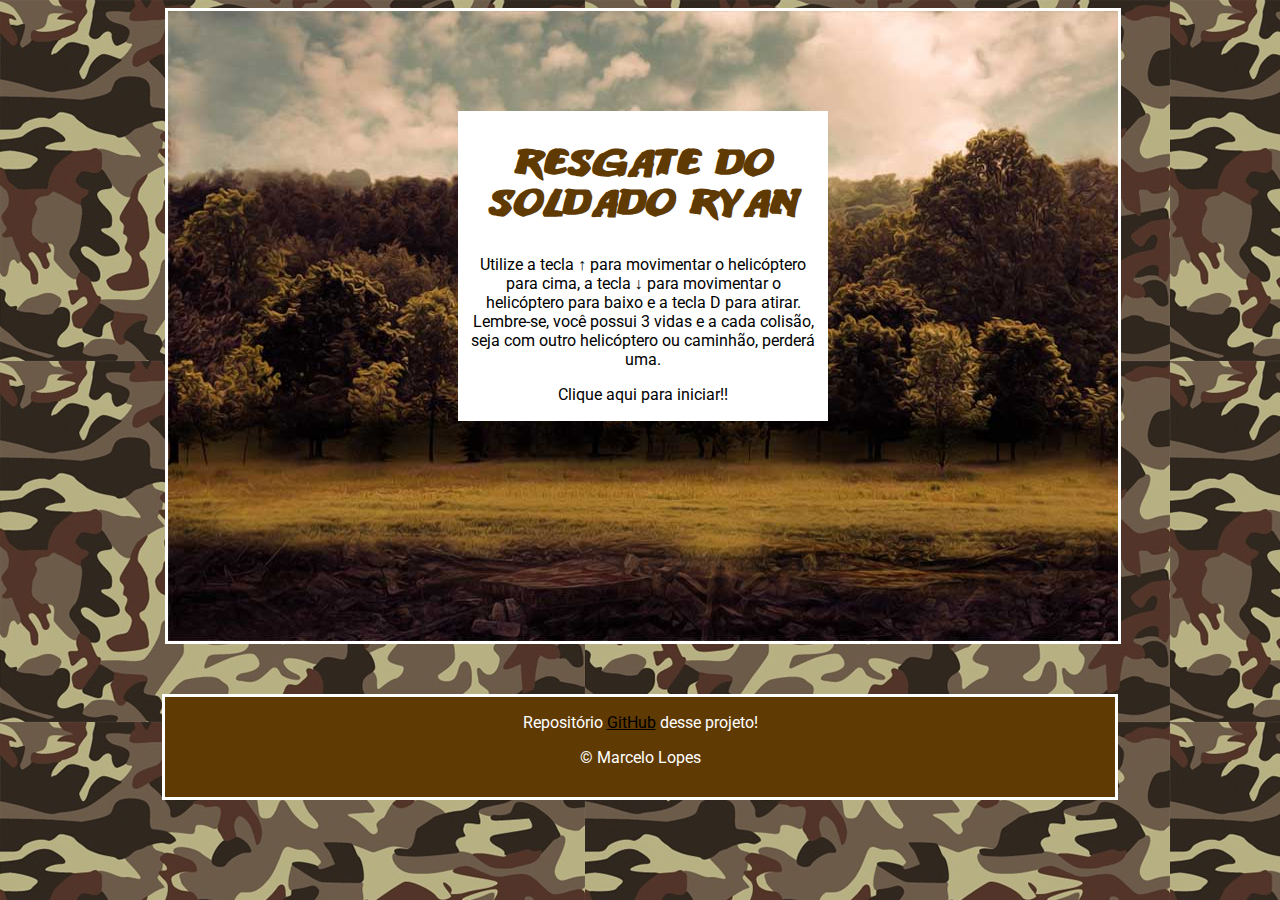
<file: Desafio de Projeto - Construindo o Seu Primeiro Jogo de Nave/index.html>
<!DOCTYPE html>
<html lang="pt-br">
<head>
    <meta charset="UTF-8">
    <title>Jogo de Nave</title>
    <link href="./styles/main.css" rel="stylesheet" type="text/css">
</head>
<body>
    <div id="container">
        <div id="fundoGame">
            <div id="inicio" onclick="start()">
                <h1> Resgate do Soldado Ryan </h1>
                <p>Utilize a tecla ↑ para movimentar o helicóptero para cima, a tecla ↓ para movimentar o helicóptero para baixo e a tecla D para atirar. Lembre-se, você possui 3 vidas e a cada colisão, seja com outro helicóptero ou caminhão, perderá uma.</p>
                <p> Clique aqui para iniciar!! </p>
            </div>
        </div>
    </div>

    <!-- Sons do jogo ! -->
    <audio src="./assets/audios/som.mp3" preload="auto" id="somDisparo"></audio>
    <audio src="./assets/audios/explosao.mp3" preload="auto" id="somExplosao"></audio>
    <audio src="./assets/audios/musica_fundo.mp3" preload="auto" id="musica"></audio>
    <audio src="./assets/audios/gameover.mp3" preload="auto" id="somGameover"></audio>
    <audio src="./assets/audios/perdido.mp3" preload="auto" id="somPerdido"></audio>	
    <audio src="./assets/audios/resgate.mp3" preload="auto" id="somResgate"></audio>

    <!-- Scripts do jogo ! -->
    <script type="text/javascript" src="./jquery/jquery-1.11.1.min.js"></script>
    <script type="text/javascript" src="./main.js/main.js"></script>
    <script type="text/javascript" src="./jquery/jquery-collision.min.js"></script>
</body>
<footer>
    <p>Repositório <a href="https://github.com/Lopes-Marcelo/BootcampJavaScriptGameDeveloper/tree/main/Desafio%20de%20Projeto%20-%20Construindo%20o%20Seu%20Primeiro%20Jogo%20de%20Nave" target="_blank">GitHub</a> desse projeto!</p>
    <p>&copy; Marcelo Lopes</p>  
</footer>
</html>
</file>
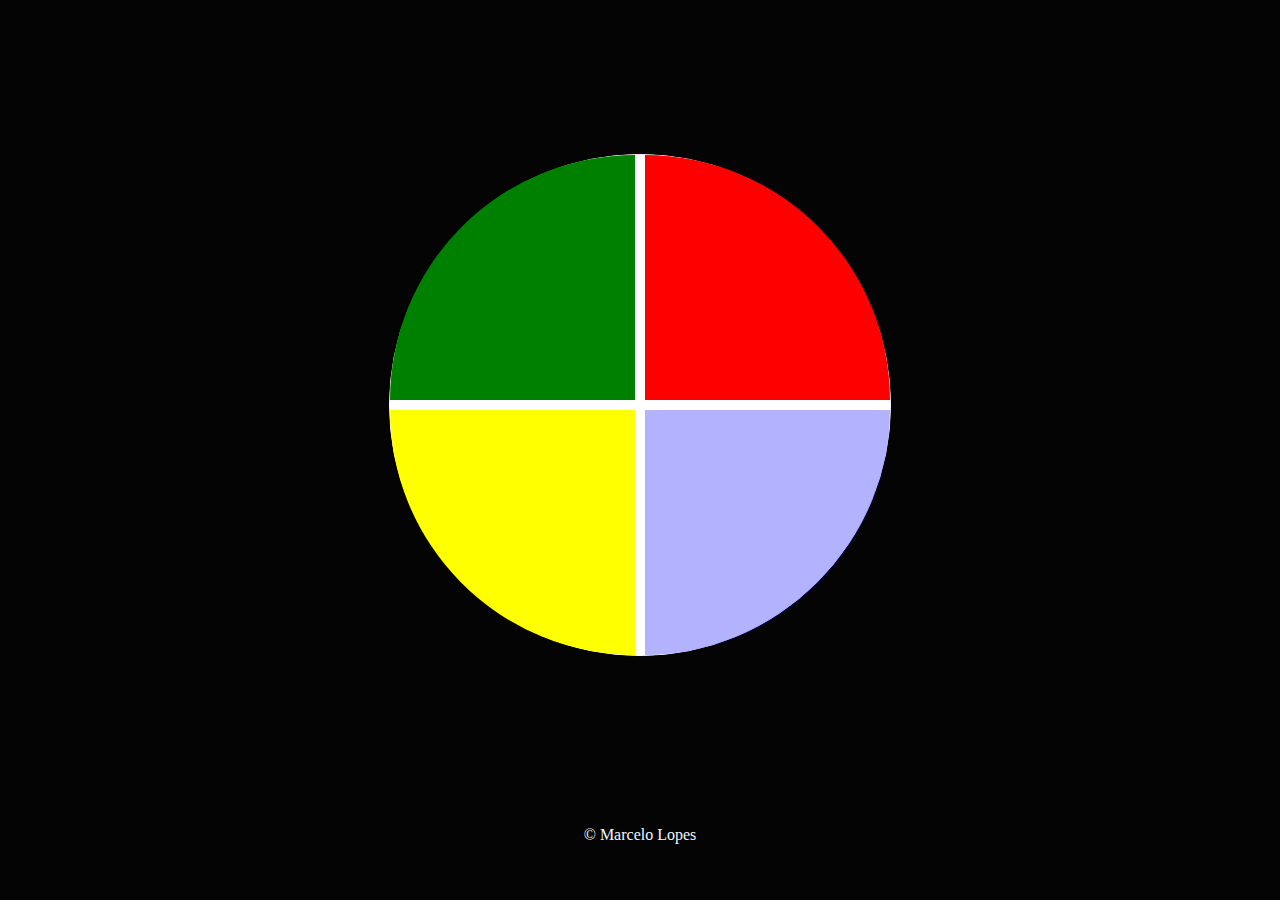
<file: Desafio de Projeto - Criando seu Jogo de Memória Estilo Genius/index.html>
<!DOCTYPE html>
<html lang="pt-BR">
<head>
    <meta charset="UTF-8">
    <meta name="viewport" content="width=device-width, initial-scale=1.0">
    <link rel="stylesheet" href="style.css">
    <title>Jogo Genesis</title>
</head>
<body>
    <div class="main-game">
        <div class="genius">
            <div class="blue"></div>
            <div class="yellow"></div>
            <div class="red"></div>
            <div class="green"></div>
        </div>
    </div>
    <script type="text/javascript" src="script.js"></script>
</body>
<footer class="footer">
    <p>&copy; Marcelo Lopes</p>
</footer>
</html>
</file>
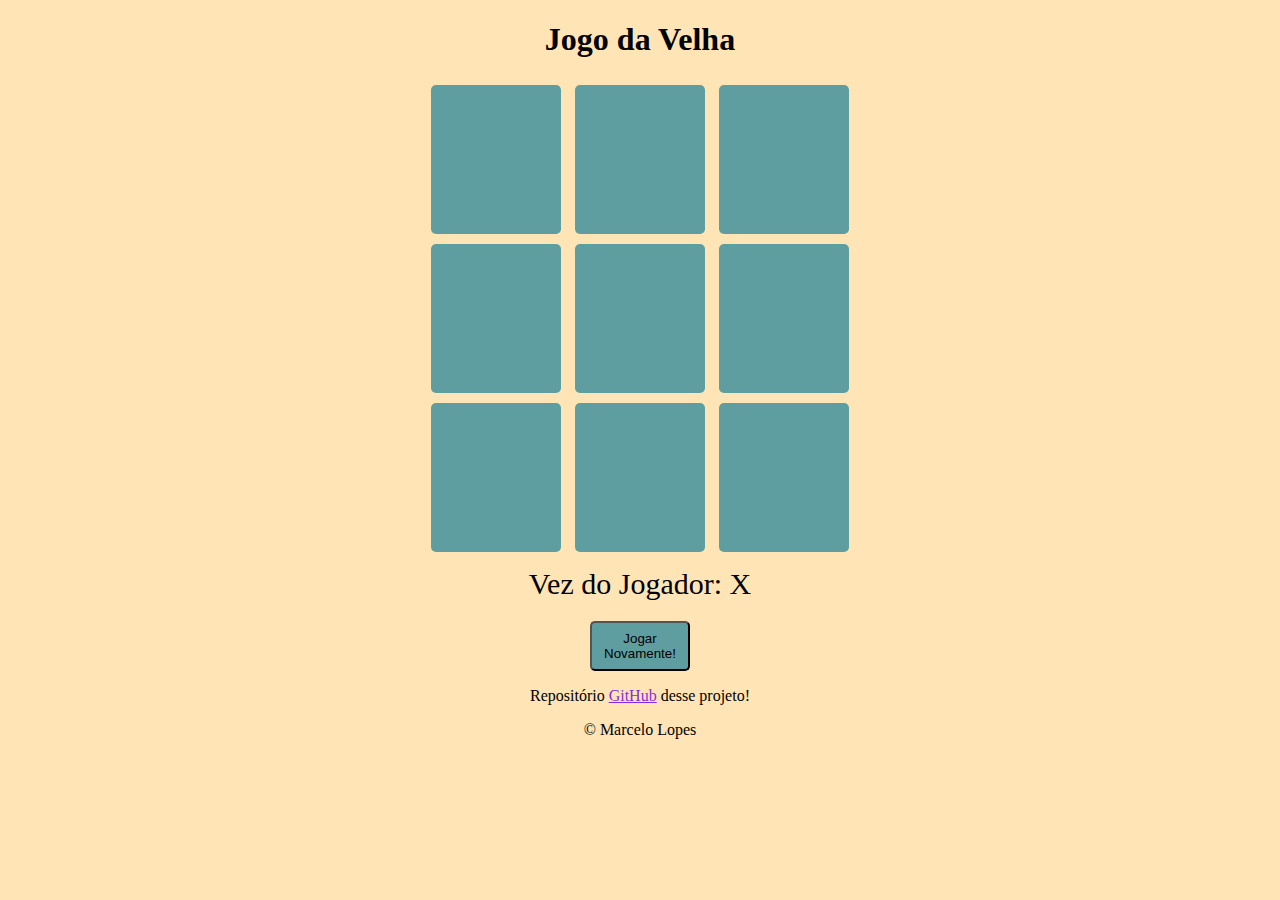
<file: Desafio de Projeto - Criando seu Próprio Jogo da Velha com HTML e JavaScript/index.html>
<!DOCTYPE html>
<html lang="pt-br">
<head>
    <title>
        Jogo da velha
    </title>
    <meta charset="UTF-8">
    <link rel="stylesheet" href="./style/style.css">
</head>
<body>
<h1>
    Jogo da Velha
</h1>
<div>
    <div id="1" class="quadrado" onclick="escolherQuadrado(this.id)">-</div>
    <div id="2" class="quadrado" onclick="escolherQuadrado(this.id)">-</div>
    <div id="3" class="quadrado" onclick="escolherQuadrado(this.id)">-</div>
</div>
<div>
    <div id="4" class="quadrado" onclick="escolherQuadrado(this.id)">-</div>
    <div id="5" class="quadrado" onclick="escolherQuadrado(this.id)">-</div>
    <div id="6" class="quadrado" onclick="escolherQuadrado(this.id)">-</div>
</div>
<div>
    <div id="7" class="quadrado" onclick="escolherQuadrado(this.id)">-</div>
    <div id="8" class="quadrado" onclick="escolherQuadrado(this.id)">-</div>
    <div id="9" class="quadrado" onclick="escolherQuadrado(this.id)">-</div>
</div>
<div class="jogador">
    <label>
        Vez do Jogador:
    </label>
    <label id="jogador-selecionado">

    </label>
</div>
<div class="vencedor">
    <label>
        
    </label>
    <label id="vencedor-selecionado">

    </label>
</div>
<div>
    <button onclick="reiniciar()">
        Jogar Novamente!
    </button>
</div>
</body>
<script src="./js/main.js"></script>
<footer class="footer">
    <p>Repositório <a href="https://github.com/Lopes-Marcelo/BootcampJavaScriptGameDeveloper/tree/main/Desafio%20de%20Projeto%20-%20Criando%20seu%20Pr%C3%B3prio%20Jogo%20da%20Velha%20com%20HTML%20e%20JavaScript" target="_blank">GitHub</a> desse projeto!</p>
    <p>&copy; Marcelo Lopes</p>
</footer>
</html>
</file>
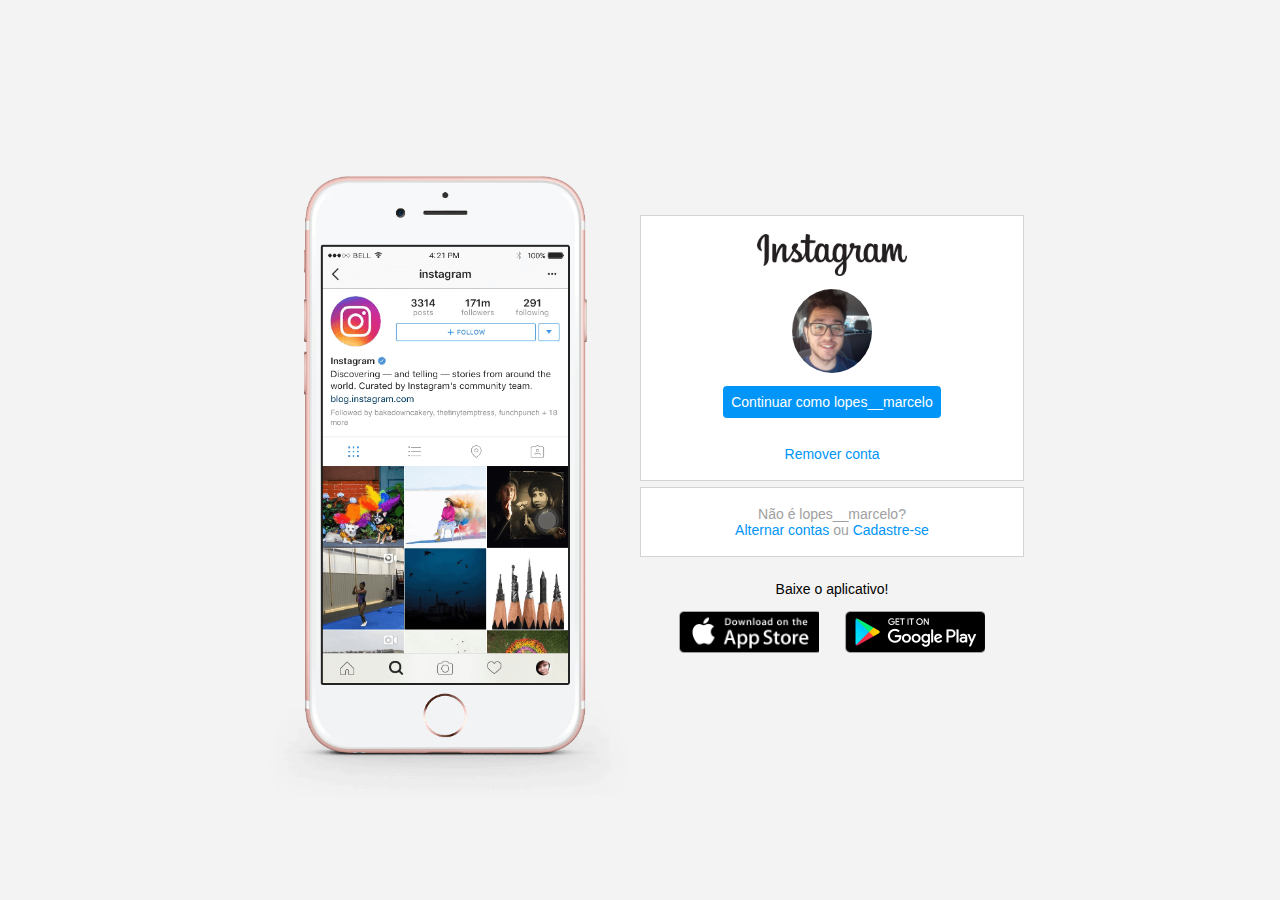
<file: Desafio de Projeto - Recriando a Página Inicial do Instagram/index.html>
<!DOCTYPE html>
<html lang="pt-BR">
<head>
    <meta charset="UTF-8">
    <meta name="viewport" content="width=device-width, initial-scale=1.0">
    <link rel="stylesheet" href="style.css">
    <title>Instagram</title>
</head>
<body>
    <div class="instagram-wrapper">
        <div class="instagram-phone">
            <img src="./img/instagram-celular.png" alt="celular">
        </div>
        <div class="instagram-continue">
            <div class="group">
                <img src="./img/instagram-logo.png" class="instagram-logo" alt="instagram logo">
                <div class="profile-photo">
                    <img src="./img/perfil-foto.jpg" alt="foto de perfil">
                </div>
                <a href="#" class="instagram-login">Continuar como lopes__marcelo</a>
                <a href="#" class="instagram-logout">Remover conta</a>
            </div>
            <div class="group">
                <p class="not-account">Não é lopes__marcelo?</p>
                <p class="not-account">
                    <span class="link-blue">Alternar contas</span>
                    ou
                    <span class="link-blue">Cadastre-se</span>
                </p>
            </div>
            <div class="get-the-app">
                <p class="get-app">Baixe o aplicativo!</p>
                <div class="download">
                    <a href="#" class="app-download"></a>
                    <a href="#" class="app-download"></a>
                </div>
            </div>
        </div>
    </div>
</body>
</html>
</file>
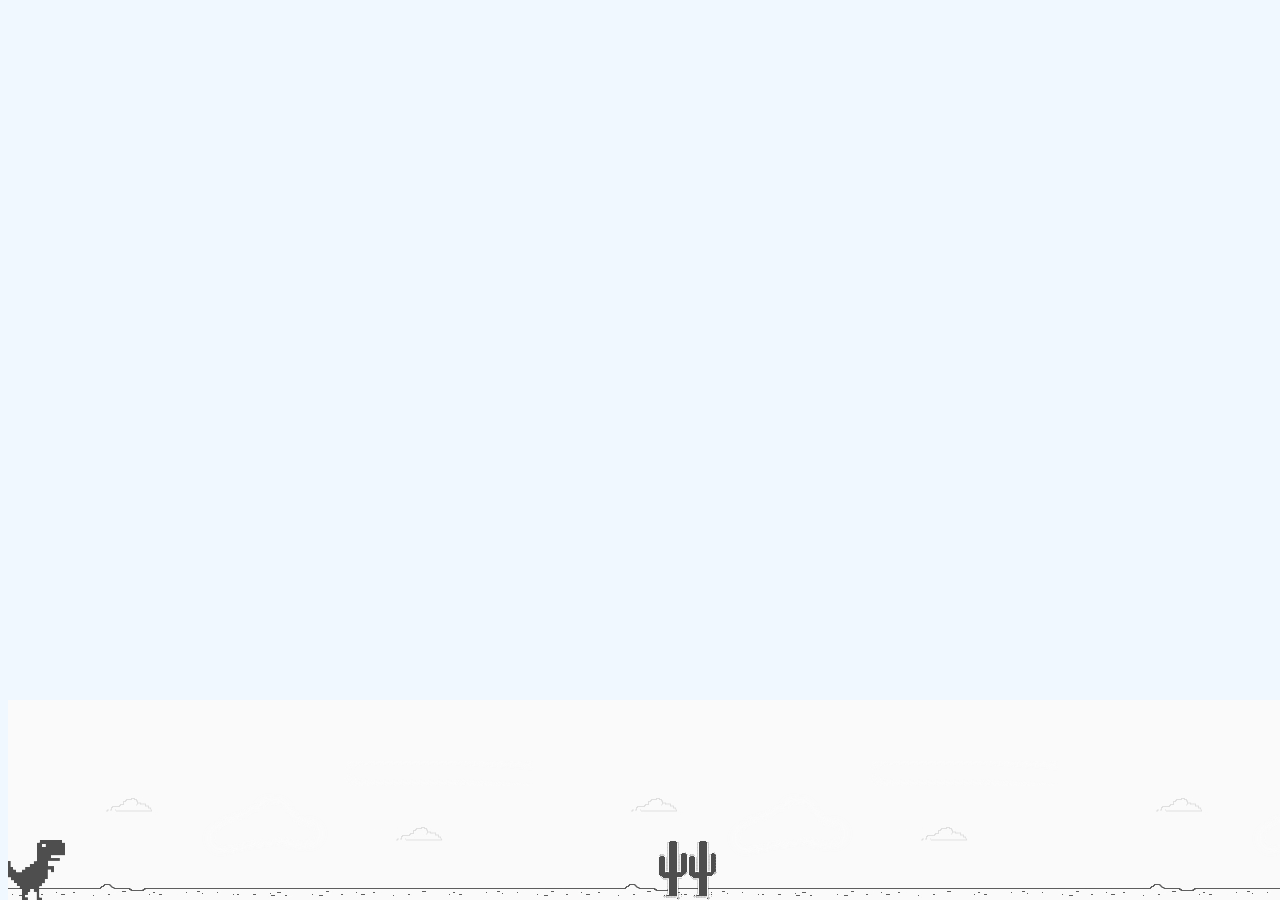
<file: Desafio de Projeto - Recriando o famoso jogo do dinossauro sem internet/index.html>
<!DOCTYPE html>
<html lang="pt-BR">
<head>
  <meta charset="UTF-8">
  <title>Dino Game</title>
  <link rel="stylesheet" href="style.css"></link>
  <script src="script.js" charset="UTF-8" defer></script>
</head>
<body>
  <div class="background">
    <div class="dino"></div>
  </div>
</body>
</html>
</file>
<file: Desafio de Projeto - Construindo o Seu Primeiro Jogo de Nave/styles/main.css>
@import url('https://fonts.googleapis.com/css2?family=Roboto:ital,wght@0,100;0,300;0,400;0,500;0,700;0,900;1,100;1,300;1,400;1,500;1,700;1,900&display=swap');

@font-face {
	font-family: Titulo;
	src: url(../assets/fontes/ANODETONOONE.TTF);
}

h1 {
	font-family: Titulo;
	font-size: 40px;
	color: #603A03;
}

body {
	background-image: url(../assets/images/fundo.jpg);
}

#container{
	width: 950px;
	height: auto;
	position: relative;
	margin-left: auto;
	margin-right: auto;
}


#fundoGame {
	width: 950px;
	height: 630px;
	background-image: url(../assets/images/fundo_game.jpg);
	border-color: #FFF;
	border-style: solid;
}

#jogador {
	width: 256px;
	height: 66px;
	position: absolute;
	left: 8px;
	top: 179px;
    background-image: url(../assets/images/apache.png);
}

#inimigo1 {
	width: 256px;
	height: 66px;
	position: absolute;
	left: 689px;
	top: 253px;
	background-image:url(../assets/images/inimigo1.png);
	
}

#inimigo2 {
	width: 165px;
	height: 70px;
	position: absolute;
	left: 775px;
	top: 447px;
	background-image: url(../assets/images/inimigo2.png);
}

#amigo {
	width: 44px;
	height: 51px;
	position: absolute;
	left: 10px;
	top: 464px;
	background-image:url(../assets/images/amigo.png);
}

#inicio {
	width: 350px;
	height: 290px;
	background-color: #FFF;
 	margin-left: auto;
    margin-right: auto;
 	margin-top: 100px;
	text-align: center;
	padding: 10px;
	font-family: 'Roboto';
}

.anima1 {
	background-image: url(../assets/images/apache.png);
	animation: play .5s steps(2) infinite;

    -webkit-animation: play .5s steps(2) infinite;
    -moz-animation: play .5s steps(2) infinite;
    -ms-animation: play .5s steps(2) infinite;
    -o-animation: play .5s steps(2) infinite;
}

.anima2 {
	background-image: url(../assets/images/inimigo1.png);
	animation: play .5s steps(2) infinite;
	
	-webkit-animation: play .5s steps(2) infinite;
	-moz-animation: play .5s steps(2) infinite;
	-ms-animation: play .5s steps(2) infinite;
	-o-animation: play .5s steps(2) infinite; 
}

@keyframes play {
	from {background-position: 0px;}
	to {background-position: -512px;}
}

@-webkit-keyframes play {
   from { background-position: 0px; }
   to { background-position: -512px; }
}

@-moz-keyframes play {
   from { background-position: 0px; }
   to { background-position: -512px; }
}

@-ms-keyframes play {
   from { background-position: 0px; }
   to { background-position: -512px; }
}

@-o-keyframes play {
   from { background-position: 0px; }
   to { background-position: -512px; }
}

.anima3 {
	background-image: url(../assets/images/amigo.png);
    animation: play2 .9s steps(12) infinite;
    
	-webkit-animation: play2 .9s steps(12) infinite;
    -moz-animation: play2 .9s steps(12) infinite;
    -ms-animation: play2 .9s steps(12) infinite;
    -o-animation: play2 .9s steps(12) infinite;
}

@keyframes play2 {
	from {background-position: 0px;}
	to {background-position: -528px;}
}

@-webkit-keyframes play2 {
   from { background-position: 0px; }
   to { background-position: -528px; }
}

@-moz-keyframes play2 {
   from { background-position: 0px; }
   to { background-position: -528px; }
}

@-ms-keyframes play2 {
   from { background-position: 0px; }
   to { background-position: -528px; }
}

@-o-keyframes play2 {
   from { background-position: 0px; }
   to { background-position: -528px; }
}

#disparo {
	width: 50px;
	height: 8px;
	position: absolute;
	background-image: url(../assets/images/disparo.png);
}

#explosao1 {
	width: 15px;
	height: 87px;
	position: absolute;
}

#explosao2 {
	width: 15px;
	height: 87px;
	position: absolute;	
}

#explosao3 {
	width: 44px;
	height: 51px;
	position: absolute;
}

.anima4 {
	width: 44px;
	height: 51px;
	background-image: url(../assets/images/amigo_morte.png);
	animation: play3 .5s steps(7) infinite;

	-webkit-animation: play3 .5s steps(7) infinite;
    -moz-animation: play3 .5s steps(7) infinite;
    -ms-animation: play3 .5s steps(7) infinite;
    -o-animation: play3 .5s steps(7) infinite;
}

@keyframes play3 {
	from {background-position: 0px;}
	to {background-position: -308px;}
}

@-webkit-keyframes play3 {
   from { background-position: 0px; }
	to { background-position: -308px; }
}

@-moz-keyframes play3 {
   from { background-position: 0px; }
	to { background-position: -308px; }
}

@-ms-keyframes play3 {
   from { background-position: 0px; }
	to { background-position: -308px; }
}

@-o-keyframes play3 {
   from { background-position: 0px; }
   to { background-position: -308px; }
}

#placar {
	width: 450px;
	height: 50px;
	position: absolute;
	left: 5px;
	top: 590px;
}

h2 {
	font-family: Titulo;
	font-size: 20px;
	color: #FFF;
}

#energia {
	width: 140px;
	height: 38px;
	position: absolute;
	left: 750px;
	top: 7px;	
}

h3 {
	font-family: Titulo;
	font-size: 20px;
	color: #603A03;
}

#fim {
	width: 350px;
	height: 200px;
	background-color: #FFF;
 	margin-left: auto;
    margin-right: auto;
 	margin-top: 100px;
	text-align: center;
	padding: 10px;
	font-family: 'Roboto';
}

footer {
	background-color: #603A03;
    color: #FFF;
	text-align: center;
	margin-top: 50px;
	border-color: #FFF;
	border-style: solid;
	width: 950px;
	height: 100px;
 	margin-left: auto;
	margin-right: auto;
	font-family: 'Roboto';
}

a{
	color: black;
}
</file>
<file: Desafio de Projeto - Criando seu Jogo de Memória Estilo Genius/style.css>
body {
    margin: 0;
    background-color: rgb(4, 4, 4);
}

.main-game {
    height: 90vh;
    width: 100vw;
    display: flex;
    justify-content: center;
    align-items: center;
}

.genius {
    display: grid;
    grid-template-areas: 'verde vermelho'
    'amarelo azul';
    grid-gap: 10px;
    border: 1px solid #ffffff;
    background-color: #ffffff;
    border-radius: 100%;
    width: 500px;
    height: 500px;
}

.blue {
    grid-area: azul;
    background-color: blue;
    border-bottom-right-radius: 100%;
}

.red {
    grid-area: vermelho;
    background-color: red;
    border-top-right-radius: 100%;
}

.yellow {
    grid-area: amarelo;
    background-color: yellow;
    border-bottom-left-radius: 100%;
}

.green {
    grid-area: verde;
    background-color: green;
    border-top-left-radius: 100%;
}

.selected {
    opacity: 0.3;
}

footer{
    color: aliceblue;
    text-align: center;
}
</file>
<file: Desafio de Projeto - Criando seu Próprio Jogo da Velha com HTML e JavaScript/style/style.css>
body {
    text-align: center;
    background-color: moccasin;
    font-family: Georgia, 'Times New Roman', Times, serif;
}

.quadrado {
    text-align: center;
    width: 50px;
    background-color: #5f9ea0;
    display: inline-block;
    padding: 40px;
    font-size: 60px;
    margin: 5px;
    cursor: pointer;
    color: #5f9ea0;
    border-radius: 5px;
    border-color: black;
}

.jogador, .vencedor {
    font-size: 30px;
    margin-top: 10px;
}

button {
    margin-top: 10px;
    border-radius: 5px;
    width: 100px;
    height: 50px;
    background: #5f9ea0;
    cursor: pointer;
}

a{
    color: blueviolet;
}
</file>
<file: Desafio de Projeto - Recriando a Página Inicial do Instagram/style.css>
* {
    padding: 0;
    margin: 0;
    box-sizing: border-box;
    text-decoration: none;
    font-family: sans-serif;
    font-size: 14px;
}

body {
    width: 100%;
    min-height: 100vh;
    background-color: rgb(243, 243, 243);
    margin: 0;
    padding: 0;
    display: flex;
    justify-content: center;
}

.instagram-wrapper {
    display: flex;
    align-items: center;
    justify-content: start;
    width: 60%;
    height: 100vh;
}

.instagram-phone {
    display: flex;
    align-items: center;
    justify-content: center;
    width: 50%;
}

.instagram-phone img {
    height: 50rem;
}

.instagram-continue {
    display: flex;
    align-items: center; /* horizontal */
    justify-content: space-around; /* vertical */
    flex-direction: column;
    width: 50%;
    min-height: 34rem;
}

.group {
    display: flex;
    justify-content: space-between;
    align-items: center;
    flex-direction: column;
    background-color: #ffffff;
    width: 100%;
    padding: 1.3rem 0;
    border: 1px solid lightgray;
}

.group:nth-child(1) {
    min-height: 19rem;
}

.instagram-logo {
    height: 3rem;
}

.profile-photo {
    display: flex;
    justify-content: center;
    align-items: center;
    border-radius: 50%;
    overflow: hidden;
}

.profile-photo img {
    height: 6rem;
}

.instagram-login {
    background-color: #0095f6;
    color: #ffffff;
    padding: 8px;
    border-radius: 4px;
}

.instagram-logout {
    color: #0095f6;
    margin-top: 1rem;
}

.not-account {
    color: rgb(160, 160, 160);
}

.link-blue {
    color: #0095f6;
}

.get-the-app {
    display: flex;
    flex-direction: column;
    align-items: center;
    justify-content: center;
    width: 100%;
    padding: 1.3rem 0;
}

.download {
    display: flex;
    width: 100%;
    justify-content: space-evenly;
    align-items: center;
    padding: 1rem;
}

.app-download {
    height: 3rem;
    width: 10rem;
    background-size: cover;
}

.app-download:nth-child(1) {
    background-image: url('./img/apple-button.png');
}

.app-download:nth-child(2) {
    background-image: url('./img/googleplay-button.png');
}

/* media queries */


@media (max-width: 1024px) {
    .instagram-wrapper {
        width: 90%;
    }
}

@media (max-width: 650px) {
    body {
        background-color: #ffffff;
    }

    .instagram-wrapper {
        width: 90%;
    }

    .instagram-phone {
        display: none;
    }

    .instagram-continue {
        width: 100%;
    }
    
    .group {
        border: 1px solid transparent;
    }
}
</file>
<file: Desafio de Projeto - Recriando o famoso jogo do dinossauro sem internet/style.css>
body {
    background: aliceblue;
  }
  
  .dino {
    position: absolute;
    bottom: 0;
    background-image: url(./img/dino.png);
    width: 60px;
    height: 60px;
  }
  
  .cactus {
    position: absolute;
    width: 60px;
    height: 60px;
    bottom: 0;
    background-image: url(./img/cactus.png);
  }
  
  .game-over {
    text-align: center;
    color: rgb(2, 2, 2);
    margin: 50px 0;
    font-family: arial;
  }
  
  @keyframes slideright {
    from {
        background-position: 70000%;
    }
    to {
        background-position: 0%;
    }
  }
  
  .background {
    position: absolute;
    bottom: 0px;
    background-image: url('./img/background.png');
    background-repeat: repeat-x;
    animation: slideright 600s infinite linear;
    -webkit-animation: slideright 600s infinite linear;
    width: 100%;
    height: 200px;
  }
</file>
